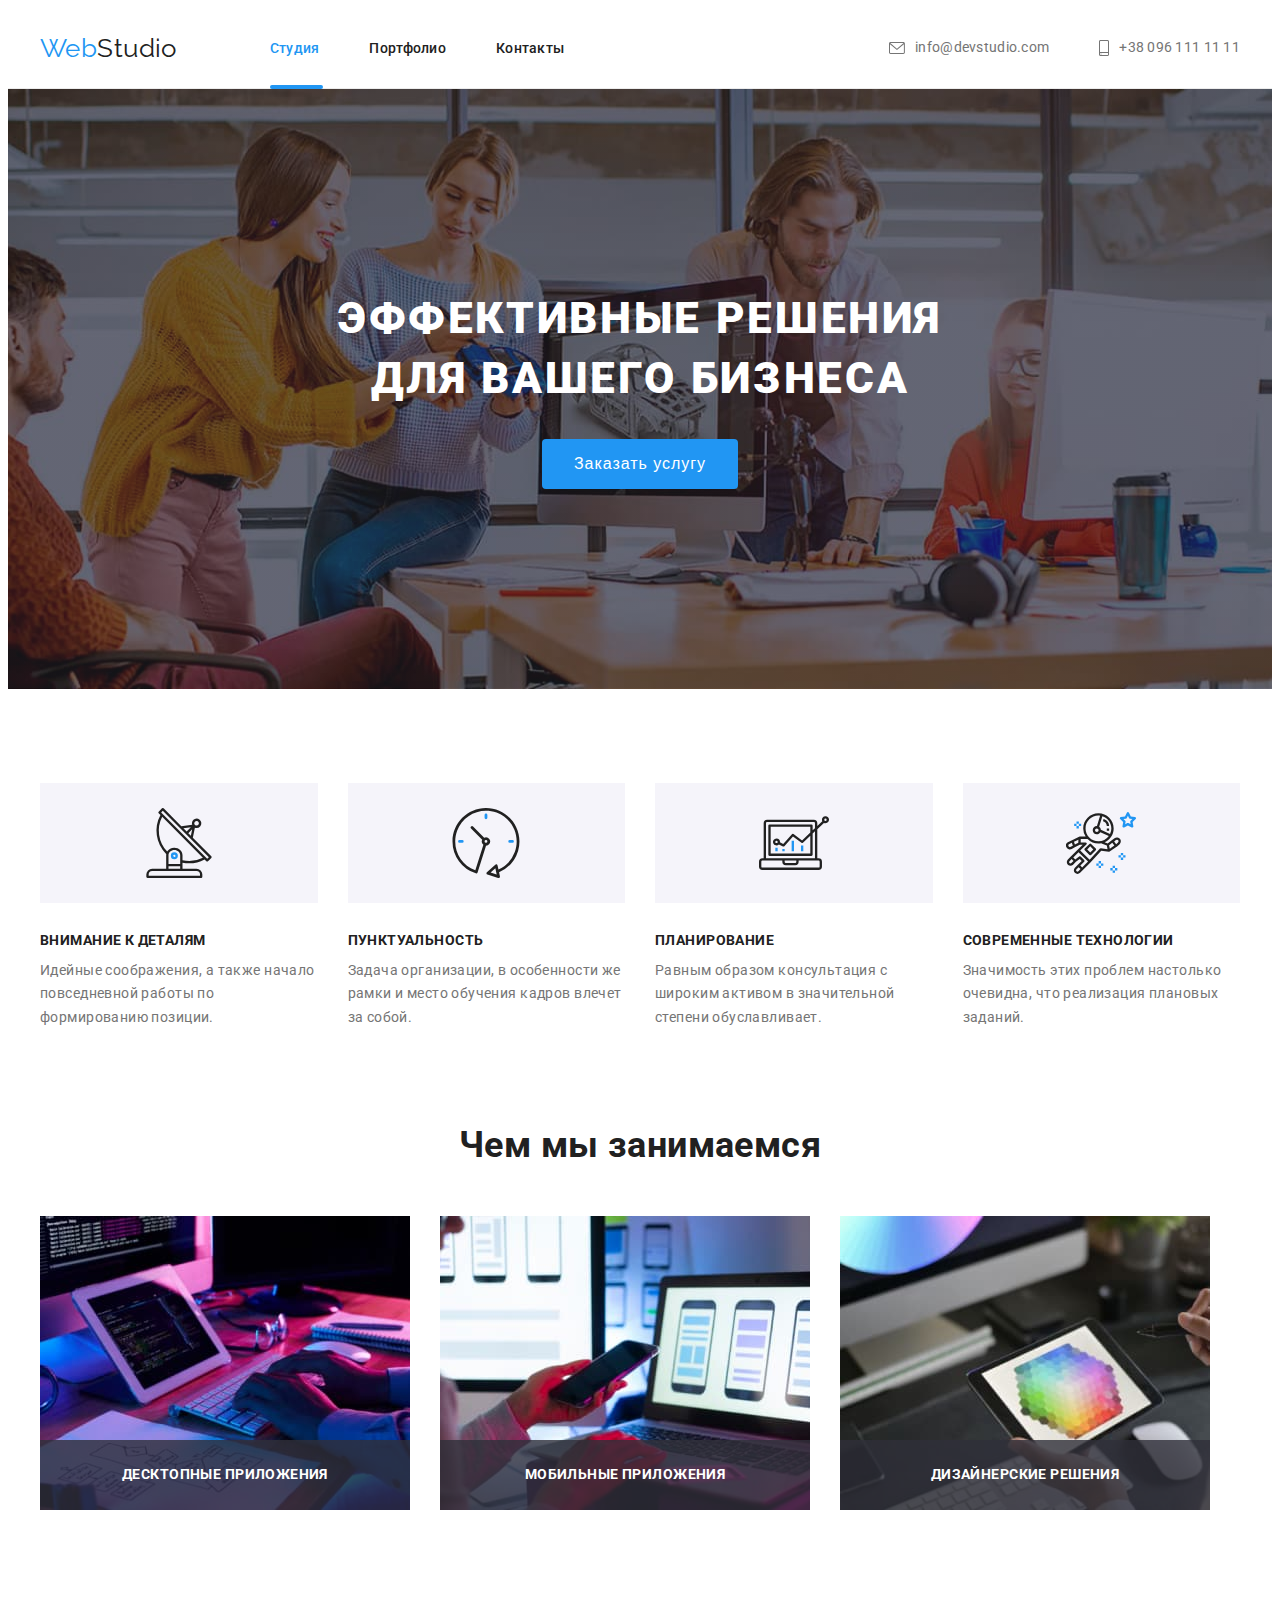
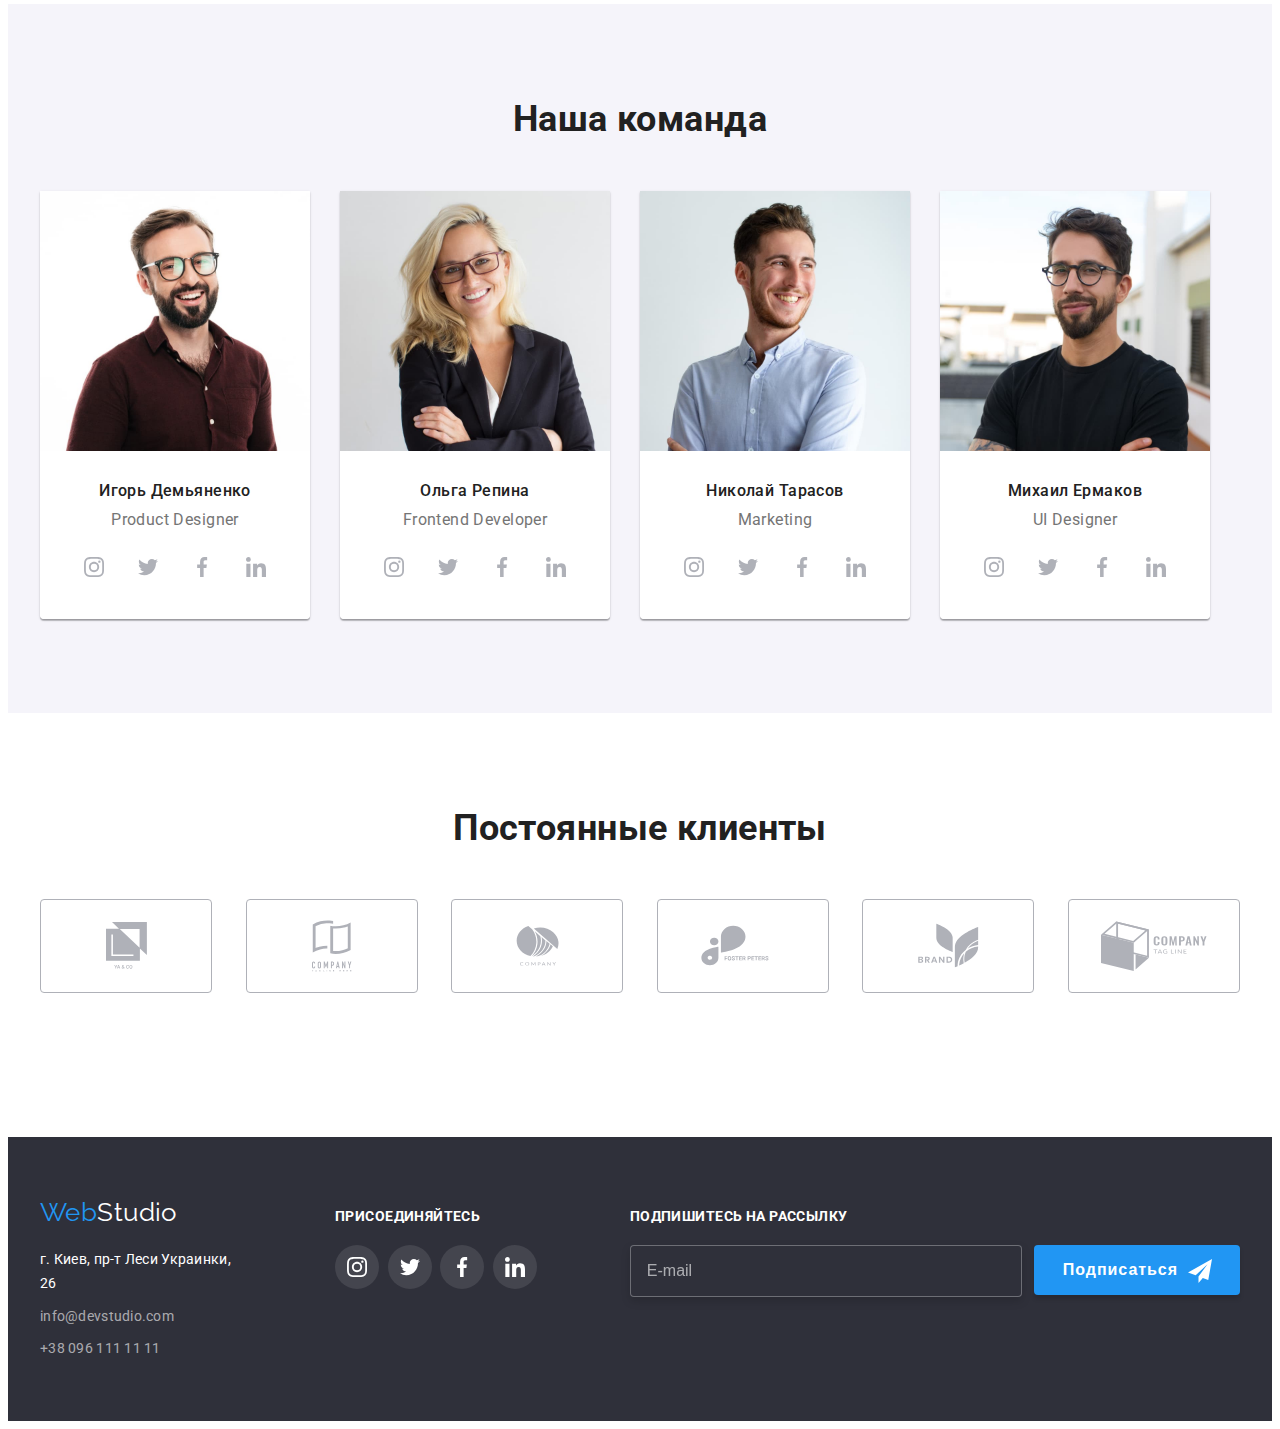
<file: index.html>
<!DOCTYPE html>
<html lang="ru">

<head>
    <meta charset="UTF-8">
    <meta http-equiv="X-UA-Compatible" content="IE=edge">
    <meta name="viewport" content="width=device-width, initial-scale=1.0">
    <title>WebStudio</title>
    <link rel="preconnect" href="https://fonts.gstatic.com">
    <link rel="stylesheet"
        href="https://fonts.googleapis.com/css2?family=Raleway:wght@700&family=Roboto:wght@400;500;700;900&display=swap">


    <link rel="stylesheet" href="https://cdnjs.cloudflare.com/ajax/libs/modern-normalize/1.1.0/modern-normalize.min.css"
        integrity="sha512-wpPYUAdjBVSE4KJnH1VR1HeZfpl1ub8YT/NKx4PuQ5NmX2tKuGu6U/JRp5y+Y8XG2tV+wKQpNHVUX03MfMFn9Q=="
        crossorigin="anonymous" referrerpolicy="no-referrer">
    <link rel="stylesheet" href="./css/main.css">
</head>

<body>

    <!--=========== HEADER =========== -->

    <header class="header">
        <div class="header--section container">
            <nav class="nav">
                <div class="logo--box">
                    <a class="logo" href="./index.html"> <span class="logo--accent">Web</span>Studio</a>
                </div>

                <ul class="list nav__list">
                    <li class="heder__item"><a class="links heder__link links--active" href="./index.html"> Студия</a></li>
                    <li class="heder__item"><a class="links heder__link" href="./portfolio.html"> Портфолио</a></li>
                    <li class="heder__item"><a class="links heder__link" href="#address">Контакты</a></li>
                </ul>
            </nav>

            <ul class="list contacts__list">
                <li class="heder__item">
                    <a href="mailto:info@devstudio.com" class="links heder__link contacts__links">
                        <svg class="contacts__icon" width="16" height="12">
                            <use href="./images/decoration/symbol-defs.svg#envelope"></use>
                        </svg> info@devstudio.com
                    </a>
                </li>

                <li class="heder__item">
                    <a class="links heder__link contacts__links" href="tel:+380961111111">
                        <svg class="contacts__icon" width="10" height="16">
                            <use href="./images/decoration/symbol-defs.svg#smartphone"></use>
                        </svg> +38 096 111 11 11
                    </a>
                </li>
            </ul>
        </div>
    </header>

    <main>
        <!--  =========== HERO ===========  -->

        <section class="heroes section">
            <div class="container">
                <h1 class="heroes__title">Эффективные решения<br>для вашего бизнеса</h1>
                <button class="buttons heroes__button" type="button" data-modal-open>Заказать услугу</button>
            </div>
        </section>

        <!--=========== ADVANTAGES ===========-->

        <section class="advantag section">
            <div class="container">
                <h2 class="visually-hidden">Наши преимущества</h2>

                <ul class="list advantag__list">
                    <li class="advantag__item">
                        <div class="advantag__box">
                            <svg class="advantag__icon" width="70" height="70">
                                <use href="./images/decoration/symbol-defs.svg#antenna"></use>
                            </svg>
                        </div>
                        <h3 class="advantag__title">Внимание к деталям</h3>
                        <p>Идейные соображения, а также начало повседневной работы по формированию
                            позиции.</p>
                    </li>

                    <li class="advantag__item">
                        <div class="advantag__box">
                            <svg class="advantag__icon" width="70" height="70">
                                <use href="./images/decoration/symbol-defs.svg#clock"></use>
                            </svg>
                        </div>
                        <h3 class="advantag__title">Пунктуальность</h3>
                        <p>Задача организации, в особенности же рамки и место обучения кадров
                            влечет за собой.</p>
                    </li>

                    <li class="advantag__item">
                        <div class="advantag__box">
                            <svg class="advantag__icon" width="70" height="70">
                                <use href="./images/decoration/symbol-defs.svg#diagram"></use>
                            </svg>
                        </div>
                        <h3 class="advantag__title">Планирование</h3>
                        <p>Равным образом консультация с широким активом в значительной степени
                            обуславливает.</p>
                    </li>

                    <li class="advantag__item">
                        <div class="advantag__box">
                            <svg class="advantag__icon" width="70" height="70">
                                <use href="./images/decoration/symbol-defs.svg#astronaut"></use>
                            </svg>
                        </div>
                        <h3 class="advantag__title">Современные технологии</h3>
                        <p>Значимость этих проблем настолько очевидна, что реализация плановых
                            заданий.</p>
                    </li>
                </ul>
            </div>
        </section>

        <!--=========== ENGAGE ===========-->

        <section class="engage section">
            <div class="container">
                <h2 class="regular-title">Чем мы занимаемся</h2>
                <ul class="list engage__list">
                    <li class="engage__item">
                        <div>
                            <img class="picture" src="./images/work/typing.jpg" alt="Процесс написания кода" width="370"
                                height="294">
                            <p class="engage__desc">Десктопные приложения</p>
                        </div>
                    </li>
                    <li class="engage__item"><img class="picture" src="./images/work/mobile.jpg"
                            alt="Процесс адаптация под мобильные устройства" width="370" height="294">
                        <div>
                            <p class="engage__desc">Мобильные приложения</p>
                        </div>
                    </li>
                    <li class="engage__item"><img class="picture" src="./images/work/palette.jpg"
                            alt="Процесс работы с палитрой цветов" width="370" height="294">
                        <div>
                            <p class="engage__desc">Дизайнерские решения</p>
                        </div>
                    </li>
                </ul>
            </div>
        </section>

        <!--  =========== TEAM =========== -->

        <section class="team section">
            <div class="container">
                <h2 class="regular-title">Наша команда</h2>
                <ul class="list team__list">
                    <li class="team__item">
                        <img class="picture" src="./images/team/demyanenko.jpg" alt="фотография Игоря Демьяненко"
                            width="270" height="260">
                        <div class="team__person">
                            <h3 class="team__name">Игорь Демьяненко</h3>
                            <p class="team__position" lang="en">Product Designer</p>

                            <ul class="list social-list">
                                <li>
                                    <a href="#" class="social-list__link">
                                        <svg class="social-list__icon">
                                            <use  href="./images/decoration/symbol-defs.svg#icon-instagram"></use>
                                        </svg>
                                    </a>
                                </li>
                                <li>
                                    <a href="#" class="social-list__link">
                                        <svg class="social-list__icon">
                                            <use href="./images/decoration/symbol-defs.svg#icon-twitter"></use>
                                        </svg>
                                    </a>
                                </li>
                                <li>
                                    <a href="#" class="social-list__link">
                                        <svg class="social-list__icon">
                                            <use href="./images/decoration/symbol-defs.svg#icon-facebook"></use>
                                        </svg>
                                    </a>
                                </li>
                                <li>
                                    <a href="#" class="social-list__link">
                                        <svg class="social-list__icon">
                                            <use href="./images/decoration/symbol-defs.svg#icon-linkedin"></use>
                                        </svg>
                                    </a>
                                </li>
                            </ul>
                        </div>
                    </li>
                    <li class="team__item">
                        <img class="picture" src="./images/team/repina.jpg" alt="фотография Ольги Репиной" width="270"
                            height="260">
                        <div class="team__person">
                            <h3 class="team__name">Ольга Репина</h3>
                            <p class="team__position" lang="en">Frontend Developer</p>
                            <ul class="list social-list">
                                <li>
                                    <a href="#" class="social-list__link">
                                        <svg class="social-list__icon">
                                            <use href="./images/decoration/symbol-defs.svg#icon-instagram"></use>
                                        </svg>
                                    </a>
                                </li>
                                <li>
                                    <a href="#" class="social-list__link">
                                        <svg class="social-list__icon">
                                            <use href="./images/decoration/symbol-defs.svg#icon-twitter"></use>
                                        </svg>
                                    </a>
                                </li>
                                <li>
                                    <a href="#" class="social-list__link">
                                        <svg class="social-list__icon">
                                            <use href="./images/decoration/symbol-defs.svg#icon-facebook"></use>
                                        </svg>
                                    </a>
                                </li>
                                <li>
                                    <a href="#" class="social-list__link">
                                        <svg class="social-list__icon">
                                            <use href="./images/decoration/symbol-defs.svg#icon-linkedin"></use>
                                        </svg>
                                    </a>
                                </li>
                            </ul>
                        </div>
                    </li>

                    <li class="team__item">
                        <img class="picture" src="./images/team/tarasov.jpg" alt="фотография Николая Тарасова"
                            width="270" height="260">
                        <div class="team__person">
                            <h3 class="team__name">Николай Тарасов</h3>
                            <p class="team__position" lang="en">Marketing</p>
                            <ul class="list social-list">
                                <li>
                                    <a href="#" class="social-list__link">
                                        <svg class="social-list__icon">
                                            <use href="./images/decoration/symbol-defs.svg#icon-instagram"></use>
                                        </svg>
                                    </a>
                                </li>
                                <li>
                                    <a href="#" class="social-list__link">
                                        <svg class="social-list__icon">
                                            <use href="./images/decoration/symbol-defs.svg#icon-twitter"></use>
                                        </svg>
                                    </a>
                                </li>
                                <li>
                                    <a href="#" class="social-list__link">
                                        <svg class="social-list__icon">
                                            <use href="./images/decoration/symbol-defs.svg#icon-facebook"></use>
                                        </svg>
                                    </a>
                                </li>
                                <li>
                                    <a href="#" class="social-list__link">
                                        <svg class="social-list__icon">
                                            <use href="./images/decoration/symbol-defs.svg#icon-linkedin"></use>
                                        </svg>
                                    </a>
                                </li>
                            </ul>
                        </div>
                    </li>

                    <li class="team__item">
                        <img class="picture" src="./images/team/ermakov.jpg" alt="фотография Михаила Ермакова"
                            width="270" height="260">
                        <div class="team__person">
                            <h3 class="team__name">Михаил Ермаков</h3>
                            <p class="team__position" lang="en">UI Designer</p>
                            <ul class="list social-list">
                                <li>
                                    <a href="#" class="social-list__link">
                                        <svg class="social-list__icon">
                                            <use href="./images/decoration/symbol-defs.svg#icon-instagram"></use>
                                        </svg>
                                    </a>
                                </li>
                                <li>
                                    <a href="#" class="social-list__link">
                                        <svg class="social-list__icon">
                                            <use href="./images/decoration/symbol-defs.svg#icon-twitter"></use>
                                        </svg>
                                    </a>
                                </li>
                                <li>
                                    <a href="#" class="social-list__link">
                                        <svg class="social-list__icon">
                                            <use href="./images/decoration/symbol-defs.svg#icon-facebook"></use>
                                        </svg>
                                    </a>
                                </li>
                                <li>
                                    <a href="#" class="social-list__link">
                                        <svg class="social-list__icon">
                                            <use href="./images/decoration/symbol-defs.svg#icon-linkedin"></use>
                                        </svg>
                                    </a>
                                </li>
                            </ul>
                        </div>
                    </li>
                </ul>
            </div>
        </section>

        <!--  ===========CLIENTS =========== -->

        <section class="clients section">
            <div class="container">
                <h2 class="regular-title">Постоянные клиенты</h2>
                <ul class="list clients__list">
                    <li>
                        <a class="clients__link" href="#">
                            <svg class="clients__icon" width="41" height="47">
                                <use href="./images/decoration/symbol-defs.svg#client_1"></use>
                            </svg>
                        </a>
                    </li>

                    <li>
                        <a href="#" class="clients__link">
                            <svg class="clients__icon" width="40" height="52">
                                <use href="./images/decoration/symbol-defs.svg#client_2"></use>
                            </svg>
                        </a>
                    </li>
                    <li>
                        <a href="#" class="clients__link">
                            <svg class="clients__icon" width="43" height="41">
                                <use href="./images/decoration/symbol-defs.svg#client_3"></use>
                            </svg>
                        </a>
                    </li>
                    <li>
                        <a href="#" class="clients__link">
                            <svg class="clients__icon" width="84" height="41">
                                <use href="./images/decoration/symbol-defs.svg#client_4"></use>
                            </svg>
                        </a>
                    </li>
                    <li>
                        <a href="#" class="clients__link">
                            <svg class="clients__icon" width="63" height="45">
                                <use href="./images/decoration/symbol-defs.svg#client_5"></use>
                            </svg>
                        </a>
                    </li>
                    <li>
                        <a href="#" class="clients__link">
                            <svg class="clients__icon" width="106" height="60">
                                <use href="./images/decoration/symbol-defs.svg#client_6"></use>
                            </svg>
                        </a>
                    </li>
                </ul>

            </div>
        </section>

    </main>

    <!--=========== FOOTER ===========-->

    <footer class="footer">
        <div class="container footer--container">
            <div>
                <a class="logo logo--dark" href="./index.html"> <span class="logo--accent">Web</span>Studio</a>
                <address id="address">
                    <ul class="list">
                        <li class="footer-contacts-item">
                            <a class="links address" href="https://goo.gl/maps/96PufuZdgSu5sorj6" target="blank"
                                rel="nofollow noreferrer">г. Киев, пр-т Леси Украинки, 26</a>
                        </li>
                        <li class="footer-contacts-item">
                            <a class="links links--footer" href="mailto:info@devstudio.com">info@devstudio.com</a>
                        </li>
                        <li class="footer-contacts-item">
                            <a class="links links--footer" href="tel:+380961111111">+38 096 111 11 11</a>
                        </li>
                    </ul>
                </address>
            </div>

            <div class="footer__social">
                <p class="footer__title">Присоединяйтесь</p>
                <ul class="list social-list">
                    <li class="footer-social-item">
                        <a href="#" class="social-list__link social-list__link--dark footer-social-link">
                            <svg class="social-list__icon social-list__icon--dark">
                                <use href="./images/decoration/symbol-defs.svg#icon-instagram"></use>
                            </svg>
                        </a>
                    </li>
                    <li class="footer-social-item">
                        <a href="#" class="social-list__link social-list__link--dark footer-social-link">
                            <svg class="social-list__icon social-list__icon--dark">
                                <use href="./images/decoration/symbol-defs.svg#icon-twitter"></use>
                            </svg>
                        </a>
                    </li>
                    <li class="footer-social-item">
                        <a href="#" class="social-list__link social-list__link--dark footer-social-link">
                            <svg class="social-list__icon social-list__icon--dark">
                                <use href="./images/decoration/symbol-defs.svg#icon-facebook"></use>
                            </svg>
                        </a>
                    </li>
                    <li class="footer-social-item">
                        <a href="#" class="social-list__link social-list__link--dark footer-social-link">
                            <svg class="social-list__icon social-list__icon--dark">
                                <use href="./images/decoration/symbol-defs.svg#icon-linkedin"></use>
                            </svg>
                        </a>
                    </li>
                </ul>
            </div>

            <div class="subscribe">
                <p class="footer__title">Подпишитесь на рассылку</p>
                <form class="subscribe__form">
                    <input class="subscribe__field" type="email" name="subscribe-email" placeholder="E-mail" />
                    <span class="subscribe__box">
                        <button type="submit" class="subscribe__button">Подписаться</button>
                        <svg width="24" height="24" class="subscribe__icon">
                            <use href="./images/decoration/icons.svg#airplane"></use>
                        </svg>
                    </span>
                </form>
            </div>
        </div>
    </footer>

    <div class="backdrop is-hidden" data-modal>
        <div class="modal">

            <button type="button" class="modal-button" data-modal-close>
                <svg width="11" height="11">
                    <use href="./images/decoration/symbol-defs.svg#close"></use>
                </svg>
            </button>
            <p class="modal-title">Оставьте свои данные, мы вам перезвоним</p>

            <form class="modal-form">
                <label class="modal-label">
                    Имя
                    <span class="modal-box">
                        <input class="modal-fields" type="text" name="user-name" />
                        <svg class="modal-icon">
                            <use href="./images/decoration/icons.svg#modal-name"></use>
                        </svg>
                    </span>
                </label>

                <label  class="modal-label">
                    Телефон
                    <span class="modal-box">
                        <input class="modal-fields" type="tel" name="user-tel" />
                        <svg class="modal-icon">
                            <use href="./images/decoration/icons.svg#modal-tell"></use>
                        </svg>
                    </span>
                </label>

                <label  class="modal-label">
                    Почта
                    <span class="modal-box">
                        <input class="modal-fields" type="email" name="user-email" />
                        <svg class="modal-icon">
                            <use href="./images/decoration/icons.svg#modal-envel"></use>
                        </svg>
                    </span>
                </label>

                <label  class="modal-label">Комментарий
                    <textarea name="comment" class="modal-comment" cols="30" rows="10"
                        placeholder="Введите текст"></textarea>
                </label>


                <input class="modal-checkbox visually-hidden" type="checkbox" name="agreement" value="agreement"
                    id="accept-policy">
                <label class="modal-agreement" for="accept-policy">
                    Соглашаюсь с рассылкой и принимаю&nbsp;
                    <a href="#" class="agreement-link">Условия договора</a>
                </label>
                <button type="submit" class="submit-button">Отправить</button>

            </form>

        </div>
    </div>

    <script src="./js/modal.js"></script>
</body>

</html>

<!-- visually-hidden -->
</file>
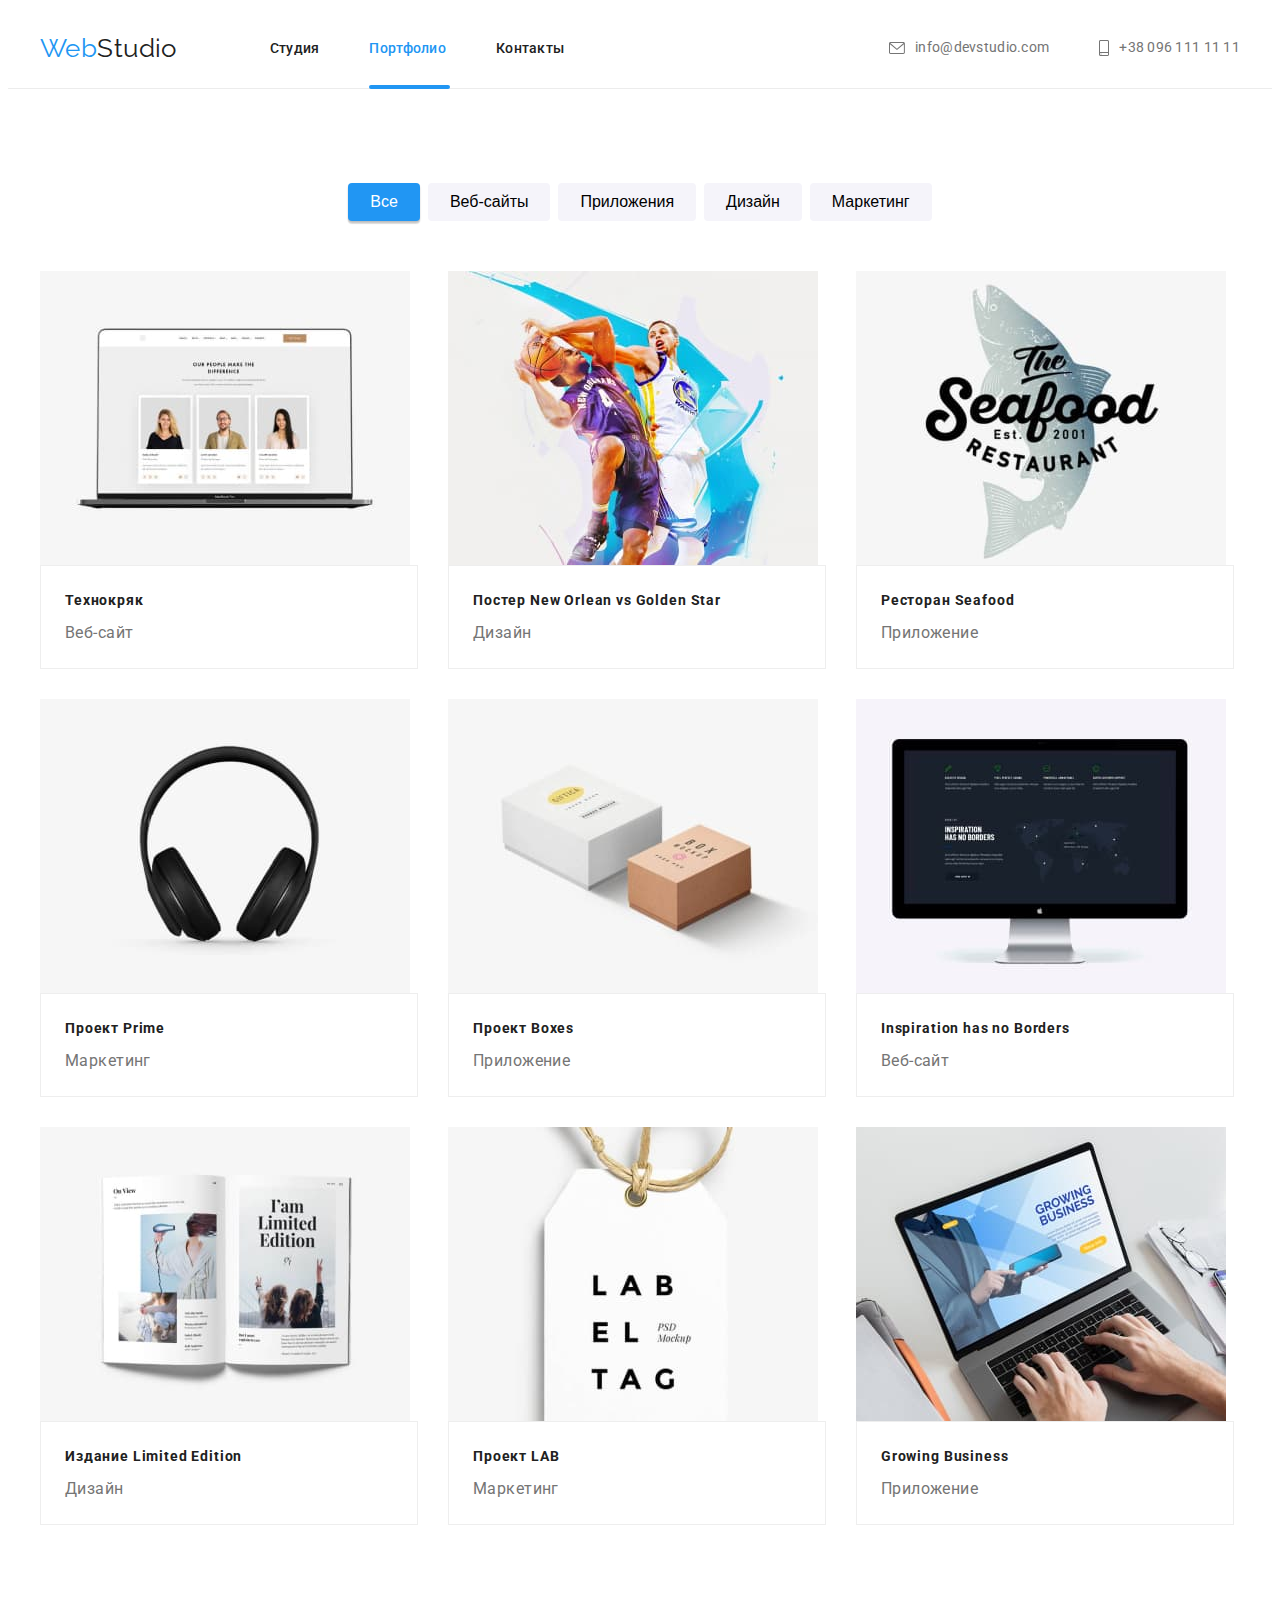
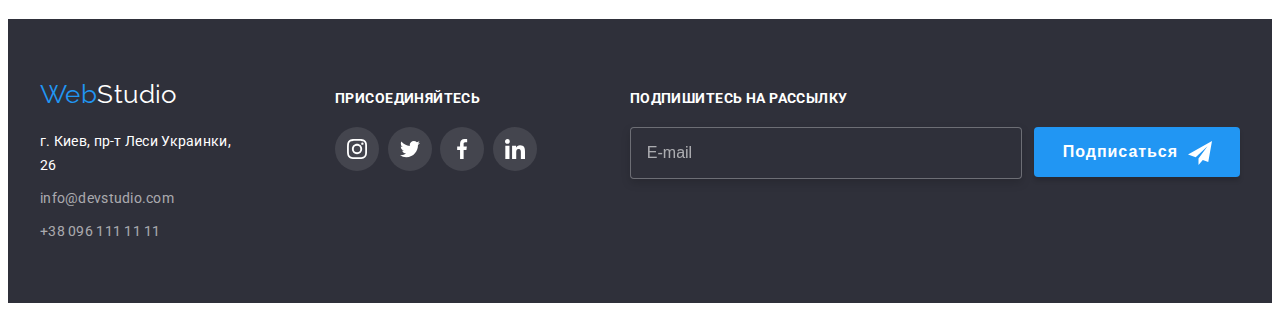
<file: portfolio.html>
<!DOCTYPE html>
<html lang="ru">

<head>
    <meta charset="UTF-8">
    <meta http-equiv="X-UA-Compatible" content="IE=edge">
    <meta name="viewport" content="width=device-width, initial-scale=1.0">
    <title>Portfolio</title>
    <link rel="preconnect" href="https://fonts.gstatic.com">
    <link rel="stylesheet"
        href="https://fonts.googleapis.com/css2?family=Raleway:wght@700&family=Roboto:wght@400;500;700;900&display=swap">
    <link rel="stylesheet" href="https://cdnjs.cloudflare.com/ajax/libs/modern-normalize/1.1.0/modern-normalize.min.css"
        integrity="sha512-wpPYUAdjBVSE4KJnH1VR1HeZfpl1ub8YT/NKx4PuQ5NmX2tKuGu6U/JRp5y+Y8XG2tV+wKQpNHVUX03MfMFn9Q=="
        crossorigin="anonymous" referrerpolicy="no-referrer">
    <link rel="stylesheet" href="./css/main.css">
</head>

<body>

    <!--=========== HEADER =========== -->

<header class="header">
    <div class="header--section container">
        <nav class="nav">
            <div class="logo--box">
                <a class="logo" href="./index.html"> <span class="logo--accent">Web</span>Studio</a>
            </div>

            <ul class="list nav__list">
                <li class="heder__item"><a class="links heder__link" href="./index.html"> Студия</a></li>
                <li class="heder__item"><a class="links heder__link links--active" href="./portfolio.html"> Портфолио</a></li>
                <li class="heder__item"><a class="links heder__link" href="#address">Контакты</a></li>
            </ul>
        </nav>

        <ul class="list contacts__list">
            <li class="heder__item">
                <a href="mailto:info@devstudio.com" class="links heder__link contacts__links">
                    <svg class="contacts__icon" width="16" height="12">
                        <use href="./images/decoration/symbol-defs.svg#envelope"></use>
                    </svg> info@devstudio.com
                </a>
            </li>

            <li class="heder__item">
                <a class="links heder__link contacts__links" href="tel:+380961111111">
                    <svg class="contacts__icon" width="10" height="16">
                        <use href="./images/decoration/symbol-defs.svg#smartphone"></use>
                    </svg> +38 096 111 11 11
                </a>
            </li>
        </ul>
    </div>
</header>

    <!-- =========== PORTFOLIO =========== -->

    <main>
        <section class="section">
            <div class="container">
                <h2 class="visually-hidden">Фильтры</h2>
                <ul class="list filters__list">
                    <li class="filters__item"><button type="button" class="buttons buttons--active">Все</button></li>
                    <li class="filters__item"><button type="button" class="buttons">Веб-сайты</button></li>
                    <li class="filters__item"><button type="button" class="buttons">Приложения</button></li>
                    <li class="filters__item"><button type="button" class="buttons">Дизайн</button></li>
                    <li class="filters__item"><button type="button" class="buttons">Маркетинг</button></li>
                </ul>

                <h2 class="visually-hidden">Наши работы</h2>
                <ul class="list works-list">
                    <li class="works-item">
                        <a class="works-link " href="#">
                            <div class="works-box">
                                <img class="picture" src="./images/portfolio/technocryk.jpg"
                                    alt="стартовая страница веб-сайта Технокряк" width="370" height="294">
                                <p class="works-overlay">Технокряк это современная площадка распространения
                                    коронавируса.
                                    Компании используют эту платформу для цифрового шпионажа и атак на
                                    защищённые сервера конкурентов.
                                </p>
                            </div>
                            <div class="works">
                                <h3 class="works-title">Технокряк</h3>
                                <p class="works-type">Веб-сайт</p>
                            </div>
                        </a>
                    </li>

                    <li class="works-item">
                        <a class="works-link " href="#">
                            <div class="works-box">
                                <img class="picture" src="./images/portfolio/neworlean.jpg"
                                    alt="постер с двумя баскетболистами" width="370" height="294">
                                <p class="works-overlay">Технокряк это современная площадка распространения
                                    коронавируса.
                                    Компании используют эту платформу для цифрового шпионажа и атак на
                                    защищённые сервера конкурентов.
                                </p>
                            </div>
                            <div class="works">
                                <h3 class="works-title">Постер <span lang="en">New Orlean vs Golden Star</span></h3>
                                <p class="works-type">Дизайн</p>
                            </div>
                        </a>
                    </li>

                    <li class="works-item">
                        <a class="works-link " href="#">
                            <div class="works-box">
                                <img class="picture" src="./images/portfolio/seafood.jpg"
                                    alt="логтип ресторана, название на фоне рыбы" width="370" height="294">
                                <p class="works-overlay">Технокряк это современная площадка распространения
                                    коронавируса.
                                    Компании используют эту платформу для цифрового шпионажа и атак на
                                    защищённые сервера конкурентов.</p>
                            </div>
                            <div class="works">
                                <h3 class="works-title">Ресторан <span lang="en">Seafood</span></h3>
                                <p class="works-type">Приложение</p>
                            </div>
                        </a>
                    </li>

                    <li class="works-item">
                        <a class="works-link " href="#">
                            <div class="works-box">
                                <img class="picture" src="./images/portfolio/prime.jpg" alt="наушники закрытого типа"
                                    width="370" height="294">
                                <p class="works-overlay">Технокряк это современная площадка распространения
                                    коронавируса.
                                    Компании используют эту платформу для цифрового шпионажа и атак на
                                    защищённые сервера конкурентов.</p>
                            </div>
                            <div class="works">
                                <h3 class="works-title">Проект <span lang="en">Prime</span></h3>
                                <p class="works-type">Маркетинг</p>
                            </div>
                        </a>
                    </li>

                    <li class="works-item">
                        <a class="works-link " href="#">
                            <div class="works-box">
                                <img class="picture" src="./images/portfolio/boxes.jpg" alt="две коробки" width="370"
                                    height="294">
                                <p class="works-overlay">Технокряк это современная площадка распространения
                                    коронавируса.
                                    Компании используют эту платформу для цифрового шпионажа и атак на
                                    защищённые сервера конкурентов.</p>
                            </div>
                            <div class="works">
                                <h3 class="works-title">Проект <span lang="en">Boxes</span></h3>
                                <p class="works-type">Приложение</p>
                            </div>
                        </a>
                    </li>

                    <li class="works-item">
                        <a class="works-link " href="#">
                            <div class="works-box">
                                <img class="picture" src="./images/portfolio/inspiration.jpg"
                                    alt="стартовая страница веб-сайта" width="370" height="294">
                                <p class="works-overlay">Технокряк это современная площадка распространения
                                    коронавируса.
                                    Компании используют эту платформу для цифрового шпионажа и атак на
                                    защищённые сервера конкурентов.</p>
                            </div>
                            <div class="works">
                                <h3 class="works-title" lang="en">Inspiration has no Borders</h3>
                                <p class="works-type">Веб-сайт</p>
                            </div>
                        </a>
                    </li>

                    <li class="works-item">
                        <a class="works-link " href="#">
                            <div class="works-box">
                                <img class="picture" src="./images/portfolio/limitededition.jpg"
                                    alt="разворот глянцевого журнала" width="370" height="294">
                                <p class="works-overlay">Технокряк это современная площадка распространения
                                    коронавируса.
                                    Компании используют эту платформу для цифрового шпионажа и атак на
                                    защищённые сервера конкурентов.</p>
                            </div>
                            <div class="works">
                                <h3 class="works-title">Издание <span lang="en">Limited Edition</span></h3>
                                <p class="works-type">Дизайн</p>
                            </div>
                        </a>
                    </li>

                    <li class="works-item">
                        <a class="works-link " href="#">
                            <div class="works-box">
                                <img class="picture" src="./images/portfolio/lab.jpg" alt="логотип Проект LAB"
                                    width="370" height="294">
                                <p class="works-overlay">Технокряк это современная площадка распространения
                                    коронавируса.
                                    Компании используют эту платформу для цифрового шпионажа и атак на
                                    защищённые сервера конкурентов.</p>
                            </div>
                            <div class="works">
                                <h3 class="works-title">Проект <span lang="en">LAB</span></h3>
                                <p class="works-type">Маркетинг</p>
                            </div>
                        </a>
                    </li>

                    <li class="works-item">
                        <a class="works-link " href="#">
                            <div class="works-box">
                                <img class="picture" src="./images/portfolio/growingbusiness.jpg"
                                    alt="стартовая страница приложения" width="370" height="294">
                                <p class="works-overlay">Технокряк это современная площадка распространения
                                    коронавируса.
                                    Компании используют эту платформу для цифрового шпионажа и атак на
                                    защищённые сервера конкурентов.</p>
                            </div>
                            <div class="works">
                                <h3 class="works-title" lang="en">Growing Business</h3>
                                <p class="works-type">Приложение</p>
                            </div>
                        </a>
                    </li>
                </ul>
            </div>
        </section>
    </main>

    <!--footer-->

    <footer class="footer">
        <div class="container footer--container">
            <div>
                <a class="logo logo--dark" href="./index.html"> <span class="logo--accent">Web</span>Studio</a>
                <address id="address">
                    <ul class="list">
                        <li class="footer-contacts-item">
                            <a class="links address" href="https://goo.gl/maps/96PufuZdgSu5sorj6" target="blank"
                                rel="nofollow noreferrer">г. Киев, пр-т Леси Украинки, 26</a>
                        </li>
                        <li class="footer-contacts-item">
                            <a class="links links--footer" href="mailto:info@devstudio.com">info@devstudio.com</a>
                        </li>
                        <li class="footer-contacts-item">
                            <a class="links links--footer" href="tel:+380961111111">+38 096 111 11 11</a>
                        </li>
                    </ul>
                </address>
            </div>
    
            <div class="footer__social">
                <p class="footer__title">Присоединяйтесь</p>
                <ul class="list social-list">
                    <li class="footer-social-item">
                        <a href="#" class="social-list__link social-list__link--dark footer-social-link">
                            <svg class="social-list__icon social-list__icon--dark">
                                <use href="./images/decoration/symbol-defs.svg#icon-instagram"></use>
                            </svg>
                        </a>
                    </li>
                    <li class="footer-social-item">
                        <a href="#" class="social-list__link social-list__link--dark footer-social-link">
                            <svg class="social-list__icon social-list__icon--dark">
                                <use href="./images/decoration/symbol-defs.svg#icon-twitter"></use>
                            </svg>
                        </a>
                    </li>
                    <li class="footer-social-item">
                        <a href="#" class="social-list__link social-list__link--dark footer-social-link">
                            <svg class="social-list__icon social-list__icon--dark">
                                <use href="./images/decoration/symbol-defs.svg#icon-facebook"></use>
                            </svg>
                        </a>
                    </li>
                    <li class="footer-social-item">
                        <a href="#" class="social-list__link social-list__link--dark footer-social-link">
                            <svg class="social-list__icon social-list__icon--dark">
                                <use href="./images/decoration/symbol-defs.svg#icon-linkedin"></use>
                            </svg>
                        </a>
                    </li>
                </ul>
            </div>
    
            <div class="subscribe">
                <p class="footer__title">Подпишитесь на рассылку</p>
                <form class="subscribe__form">
                    <input class="subscribe__field" type="email" name="subscribe-email" placeholder="E-mail" />
                    <span class="subscribe__box">
                        <button type="submit" class="subscribe__button">Подписаться</button>
                        <svg width="24" height="24" class="subscribe__icon">
                            <use href="./images/decoration/icons.svg#airplane"></use>
                        </svg>
                    </span>
                </form>
            </div>
        </div>
    </footer>
</body>

</html>
</file>
<file: css/main.css>
:root {
  --primary-font-color: #757575;
  --secondary-font-collor: #212121;
  --primary-back-color: #fff;
  --secondary-back-color: #2f303a;
  --accent-color: #2196f3;
  --primary-font-family: Roboto, sans-serif;
}

body {
  letter-spacing: 0.03em;
  font-family: var(--primary-font-family);
  font-size: 14px;
  color: var(--primary-font-color);
  background-color: var(--primary-back-color);
}

h1,
h2,
h3,
h4,
h5,
h6,
p {
  margin-top: 0px;
  margin-bottom: 0px;
}

.links {
  text-decoration: none;
  color: var(--secondary-font-collor);
  letter-spacing: 0.02em;
  line-height: 1.14;
  font-style: normal;
  transition-property: color;
  transition-duration: 250ms;
  transition-timing-function: cubic-bezier(0.4, 0, 0.2, 1);
}

.links--active, .links:focus, .links:hover {
  color: var(--accent-color);
}

.links--active {
  position: relative;
}

.links--active::after {
  content: "";
  display: block;
  border: 2px solid var(--accent-color);
  background-color: var(--accent-color);
  border-radius: 2px;
  position: absolute;
  bottom: -1px;
  width: 100%;
}

.list {
  list-style-type: none;
  padding: 0px;
  margin-top: 0px;
  margin-bottom: 0px;
}

.section {
  padding-top: 94px;
  padding-bottom: 94px;
}

.picture {
  display: block;
}

.container {
  width: 1200px;
  margin: auto;
  padding: 0 15px;
}

.visually-hidden {
  position: absolute;
  width: 1px;
  height: 1px;
  margin: -1px;
  border: 0;
  padding: 0;
  clip: rect(0 0 0 0);
  overflow: hidden;
}

.buttons {
  padding: 6px 22px;
  font-size: 16px;
  line-height: 1.63;
  background-color: #f5f4fa;
  border-radius: 4px;
  border: 0px;
  font-weight: 500;
  cursor: pointer;
  transition-property: background-color, color, box-shadow;
  transition-duration: 250ms;
  transition-timing-function: cubic-bezier(0.4, 0, 0.2, 1);
}

.buttons--active, .buttons:focus, .buttons:hover {
  color: var(--primary-back-color);
  background-color: var(--accent-color);
  box-shadow: 0px 2px 2px 0 rgba(0, 0, 0, 0.12), 0px 1px 2px 0 rgba(0, 0, 0, 0.08), 0px 3px 1px 0 rgba(0, 0, 0, 0.1);
}

.regular-title {
  font-size: 36px;
  line-height: 1.17;
  color: var(--secondary-font-collor);
  margin-top: 0px;
  margin-bottom: 50px;
}

.logo {
  display: block;
  font-family: Raleway;
  font-size: 26px;
  line-height: 1.19;
  color: var(--secondary-font-collor);
  text-decoration: none;
}

.logo--box {
  margin-right: 93px;
}

.logo--accent {
  color: var(--accent-color);
}

.logo--dark {
  color: var(--primary-back-color);
  margin-bottom: 20px;
}

.social-list {
  display: flex;
  justify-content: space-between;
}

.social-list__link {
  display: flex;
  align-items: center;
  justify-content: center;
  width: 44px;
  height: 44px;
  border-radius: 50%;
  transition-property: background-color;
  transition-duration: 250ms;
  transition-timing-function: cubic-bezier(0.4, 0, 0.2, 1);
}

.social-list__link:hover, .social-list__link:focus {
  background-color: var(--accent-color);
  fill: var(--primary-back-color);
}

.social-list__link:hover .social-list__icon,
.social-list__link:focus .social-list__icon {
  fill: var(--primary-back-color);
}

.social-list__link--dark {
  background-color: rgba(255, 255, 255, 0.1);
}

.social-list__icon {
  width: 20px;
  height: 20px;
  fill: #afb1b8;
  transition-property: fill;
  transition-duration: 250ms;
  transition-timing-function: cubic-bezier(0.4, 0, 0.2, 1);
}

.social-list__icon--dark {
  fill: var(--primary-back-color);
}

.header {
  border-bottom: 1px solid #ececec;
}

.header .header--section {
  display: flex;
}

.header .heder__link {
  padding-top: 32px;
  padding-bottom: 32px;
}

.header .heder__item:not(:last-child) {
  margin-right: 50px;
}

.nav {
  display: flex;
  align-items: center;
}

.nav .nav__list {
  display: flex;
  font-weight: 500;
}

.contacts__list {
  display: flex;
  margin-left: auto;
  align-items: center;
}

.contacts__icon {
  margin-right: 10px;
  fill: var(--primary-font-color);
  transition-property: fill;
  transition-duration: 250ms;
  transition-timing-function: cubic-bezier(0.4, 0, 0.2, 1);
}

.contacts__links {
  display: flex;
  align-items: center;
  color: var(--primary-font-color);
}

.contacts__links:hover .contacts__icon {
  fill: var(--accent-color);
}

.heroes {
  background-color: var(--secondary-back-color);
  background-image: linear-gradient(rgba(47, 48, 58, 0.4), rgba(47, 48, 58, 0.4)), url(../images/decoration/hero.jpg);
  background-position: center;
  background-size: cover;
  max-width: 1600px;
  align-items: center;
  text-align: center;
  padding-top: 200px;
  padding-bottom: 200px;
  margin: 0 auto;
}

.heroes__title {
  font-weight: 900;
  font-size: 44px;
  line-height: 1.36;
  letter-spacing: 0.06em;
  color: var(--primary-back-color);
  text-transform: uppercase;
  margin-bottom: 30px;
}

.heroes__button {
  padding: 10px 32px;
  line-height: 1.87;
  letter-spacing: 0.06em;
  color: var(--primary-back-color);
  background-color: var(--accent-color);
  border-width: 1px;
}

.heroes__button:hover, .heroes__button:focus {
  background-color: #188ce8;
}

.advantag {
  line-height: 1.71;
  padding-bottom: 47px;
  margin-bottom: 0px;
}

.advantag__item {
  flex-basis: calc((100% - 90px) / 4);
  line-height: 1.71;
  margin-right: 30px;
}

.advantag__item:last-child {
  margin-right: 0px;
}

.advantag__list {
  display: flex;
  flex-wrap: wrap;
}

.advantag__title {
  color: var(--secondary-font-collor);
  font-size: 14px;
  line-height: 1.14;
  text-transform: uppercase;
  margin-bottom: 10px;
}

.advantag__icon {
  display: block;
  height: 120px;
}

.advantag__box {
  display: flex;
  justify-content: center;
  align-items: center;
  background-color: #f5f4fa;
  margin-bottom: 30px;
}

.engage {
  text-align: center;
  padding-top: 47px;
}

.engage__list {
  display: flex;
  padding-left: 0px;
}

.engage__item {
  position: relative;
}

.engage__item:not(:last-of-type) {
  margin-right: 30px;
}

.engage__desc {
  position: absolute;
  bottom: 0;
  right: 0;
  left: 0;
  color: var(--primary-back-color);
  letter-spacing: 0.03em;
  text-transform: uppercase;
  font-weight: 700;
  font-size: 14px;
  line-height: 1.14;
  background-color: rgba(47, 48, 58, 0.8);
  padding: 27px 0;
}

.team {
  font-size: 16px;
  line-height: 1.19;
  text-align: center;
  background-color: #f5f4fa;
}

.team__item {
  box-shadow: 0px 1px 3px rgba(0, 0, 0, 0.12), 0px 1px 1px rgba(0, 0, 0, 0.14), 0px 2px 1px rgba(0, 0, 0, 0.2);
  border-radius: 0px 0px 4px 4px;
  margin-right: 30px;
}

.team__item:last-of-type {
  margin-right: 0px;
}

.team__person {
  background-color: var(--primary-back-color);
  padding-top: 30px;
  padding-bottom: 30px;
  padding-left: 32px;
  padding-right: 32px;
  border-radius: 0px 0px 4px 4px;
}

.team__name {
  font-size: 16px;
  font-weight: 500;
  color: #212121;
  margin-bottom: 10px;
}

.team__position {
  margin-bottom: 16px;
}

.team__list {
  display: flex;
  padding-left: 0px;
}

.clients {
  text-align: center;
  margin-bottom: 50px;
}

.clients__list {
  display: flex;
  justify-content: space-between;
}

.clients__link {
  display: flex;
  justify-content: center;
  align-items: center;
  width: 170px;
  height: 92px;
  border: 1px solid #afb1b8;
  border-radius: 4px;
  transition-property: border-color;
  transition-duration: 250ms;
  transition-timing-function: cubic-bezier(0.4, 0, 0.2, 1);
}

.clients__link:focus, .clients__link:hover {
  border-color: var(--accent-color);
}

.clients__link:hover .clients__icon,
.clients__link:focus .clients__icon {
  fill: var(--accent-color);
}

.clients__icon {
  fill: #afb1b8;
  transition-property: fill;
  transition-duration: 250ms;
  transition-timing-function: cubic-bezier(0.4, 0, 0.2, 1);
}

.footer {
  background-color: var(--secondary-back-color);
  line-height: 1.71;
  padding-top: 60px;
  padding-bottom: 60px;
}

.footer__social {
  margin-left: 70px;
  padding-top: 12px;
  padding-bottom: 40px;
  width: 206px;
}

.footer--container {
  display: flex;
  justify-content: flex-start;
}

.footer__title {
  color: var(--primary-back-color);
  letter-spacing: 0.03em;
  text-transform: uppercase;
  font-weight: 700;
  font-size: 14px;
  line-height: 1.14;
  margin-bottom: 20px;
}

.footer-contacts-item:not(:last-child) {
  display: block;
  margin-bottom: 9px;
  padding-right: 19px;
}

.address {
  color: var(--primary-back-color);
}

.links--footer {
  color: rgba(255, 255, 255, 0.6);
}

.subscribe {
  padding-top: 12px;
  margin-left: 93px;
}

.subscribe__form {
  display: flex;
}

.subscribe__box {
  position: relative;
}

.subscribe__icon {
  position: absolute;
  top: 50%;
  transform: translateY(-50%);
  right: 28px;
}

.subscribe__field {
  display: block;
  width: 358px;
  border: 1px solid rgba(255, 255, 255, 0.3);
  filter: drop-shadow(0px 4px 4px rgba(0, 0, 0, 0.15));
  border-radius: 4px;
  background-color: var(--secondary-back-color);
  padding: 15px 16px;
  color: var(--primary-back-color);
  font-size: 16px;
  line-height: 1.25;
  margin-right: 12px;
}

.subscribe__field::placeholder {
  color: rgba(255, 255, 255, 0.6);
  font-size: 16px;
  line-height: 1.25;
}

.subscribe__button {
  padding: 10px 62px 10px 29px;
  color: var(--primary-back-color);
  font-weight: 700;
  font-size: 16px;
  line-height: 1.87;
  letter-spacing: 0.06em;
  border-width: 0px;
  background: #2196f3;
  box-shadow: 0px 4px 4px rgba(0, 0, 0, 0.15);
  border-radius: 4px;
  cursor: pointer;
  transition-property: background-color, color, box-shadow;
  transition-duration: 250ms;
  transition-timing-function: cubic-bezier(0.4, 0, 0.2, 1);
}

.subscribe__button:hover, .subscribe__button:focus {
  background-color: #188ce8;
}

.filters__list {
  display: flex;
  justify-content: center;
  margin-bottom: 50px;
}

.filters__item:not(:last-child) {
  margin-right: 8px;
}

.works {
  padding: 20px 24px;
  border: 1px solid #eeeeee;
}

.works-title {
  font-size: 18px;
  line-height: 2;
  letter-spacing: 0.06em;
  color: var(--secondary-font-collor);
  font-size: 14px;
  margin-bottom: 4px;
}

.works-type {
  font-size: 16px;
  line-height: 1.87;
}

.works-list {
  display: flex;
  flex-wrap: wrap;
  padding-left: 0px;
  margin-left: -30px;
  margin-top: -30px;
}

.works-item {
  margin-left: 30px;
  margin-top: 30px;
  flex-basis: calc((100% - 96px) / 3);
  cursor: pointer;
  transition-property: box-shadow;
  transition-duration: 250ms;
  transition-timing-function: cubic-bezier(0.4, 0, 0.2, 1);
}

.works-box {
  position: relative;
  overflow: hidden;
}

.works-overlay {
  font-size: 18px;
  line-height: 1.55;
  letter-spacing: 0.03em;
  color: var(--primary-back-color);
  background-color: rgba(33, 150, 243, 0.9);
  padding: 63px 24px;
  position: absolute;
  top: 0;
  left: 0;
  width: 100%;
  height: 100%;
  transform: translateY(100%);
  transition-property: transform;
  transition-duration: 250ms;
  transition-timing-function: cubic-bezier(0.4, 0, 0.2, 1);
}

.works-link {
  display: block;
  color: var(--primary-font-color);
  text-decoration: none;
  transition-property: box-shadow;
  transition-duration: 250ms;
  transition-timing-function: cubic-bezier(0.4, 0, 0.2, 1);
}

.works-link:focus, .works-link:hover {
  box-shadow: 1px 4px 6px 0 rgba(0, 0, 0, 0.16), 0 4px 4px 0 rgba(0, 0, 0, 0.06), 0 1px 1px 0 rgba(0, 0, 0, 0.12);
}

.works-link:hover .works-overlay,
.works-link:focus .works-overlay {
  transform: translateY(0);
}

.backdrop {
  position: fixed;
  top: 0px;
  left: 0px;
  width: 100vw;
  height: 100vh;
  background-color: rgba(0, 0, 0, 0.2);
  transform: scale(1);
  transition-property: opacity, visibility, transform;
  transition-duration: 250ms;
  transition-timing-function: cubic-bezier(0.4, 0, 0.2, 1);
}

.backdrop.is-hidden {
  opacity: 0;
  transform: scale(0);
  visibility: hidden;
  pointer-events: none;
}

.modal {
  position: absolute;
  top: 50%;
  left: 50%;
  transform: translate(-50%, -50%);
  min-width: 528px;
  min-height: 581px;
  padding: 40px;
  background-color: #fff;
  border-radius: 4px;
  box-shadow: 1px 4px 6px 0 rgba(0, 0, 0, 0.16), 0 4px 4px 0 rgba(0, 0, 0, 0.06), 0 1px 1px 0 rgba(0, 0, 0, 0.12);
}

.modal-button {
  position: absolute;
  right: 8px;
  top: 8px;
  display: flex;
  align-items: center;
  justify-content: center;
  width: 30px;
  height: 30px;
  border: 1px solid rgba(0, 0, 0, 0.1);
  border-radius: 50%;
  background-color: transparent;
  cursor: pointer;
  transition-property: fill;
  transition-duration: 250ms;
  transition-timing-function: cubic-bezier(0.4, 0, 0.2, 1);
}

.modal-button:hover {
  fill: var(--accent-color);
}

.modal-button:focus {
  outline: 1px solid var(--accent-color);
}

.modal-title {
  display: block;
  font-style: normal;
  font-weight: 700;
  font-size: 20px;
  line-height: 1.15;
  text-align: center;
  letter-spacing: 0.03em;
  margin-bottom: 12px;
  color: var(--secondary-font-collor);
}

.modal-form {
  display: flex;
  flex-direction: column;
}

.modal-label {
  font-size: 12px;
  line-height: 1.17;
  letter-spacing: 0.01em;
}

.modal-fields {
  width: 100%;
  margin-top: 4px;
  margin-bottom: 10px;
  height: 40px;
  padding-left: 42px;
  border: 1px solid rgba(33, 33, 33, 0.2);
  border-radius: 4px;
  outline: none;
  transition: border-color 250ms cubic-bezier(0.4, 0, 0.2, 1);
}

.modal-fields:hover, .modal-fields:focus {
  border-color: var(--accent-color);
}

.modal-fields:hover + .modal-icon,
.modal-fields:focus + .modal-icon {
  fill: var(--accent-color);
}

.modal-box {
  position: relative;
}

.modal-icon {
  width: 18px;
  height: 18px;
  display: block;
  position: absolute;
  top: 50%;
  left: 12px;
  transform: translate(0, -50%);
  transition: fill 250ms cubic-bezier(0.4, 0, 0.2, 1);
}

.modal-comment {
  width: 100%;
  height: 120px;
  margin-top: 4px;
  margin-bottom: 20px;
  padding: 12px 16px;
  border: 1px solid rgba(33, 33, 33, 0.2);
  border-radius: 4px;
  resize: none;
  outline: none;
  transition: border-color 250ms cubic-bezier(0.4, 0, 0.2, 1);
}

.modal-comment::placeholder {
  font-size: 12px;
  line-height: 1.17;
  letter-spacing: 0.01em;
  color: rgba(117, 117, 117, 0.5);
}

.modal-comment:hover, .modal-comment:focus {
  border-color: var(--accent-color);
}

.modal-agreement {
  display: flex;
  align-items: center;
  justify-content: center;
  font-size: 14px;
  line-height: 1.71;
  letter-spacing: 0.03em;
  color: var(--primary-font-color);
  cursor: pointer;
}

.modal-agreement::before {
  display: block;
  content: "";
  width: 16px;
  height: 15px;
  border: 1px solid var(--secondary-font-collor);
  border-radius: 2px;
  margin-right: 7px;
  cursor: pointer;
}

.agreement-link {
  color: var(--accent-color);
}

.agreement-link:focus {
  outline: 1px solid var(--accent-color);
}

.modal-checkbox:checked + .modal-agreement::before {
  background-image: url(../images/decoration/check.svg);
  background-position: 50% 50%;
  border: none;
}

.modal-checkbox:focus + .modal-agreement::before {
  outline: 1px solid var(--accent-color);
}

.submit-button {
  margin: 0 auto;
  margin-top: 30px;
  padding: 10px 55px;
  color: var(--primary-back-color);
  font-weight: 700;
  font-size: 16px;
  line-height: 1.87;
  letter-spacing: 0.06em;
  border-width: 0px;
  background: #2196f3;
  box-shadow: 0px 4px 4px rgba(0, 0, 0, 0.15);
  border-radius: 4px;
  cursor: pointer;
}

.submit-button:hover, .submit-button:focus {
  background-color: #188ce8;
}
/*# sourceMappingURL=main.css.map */
</file>
